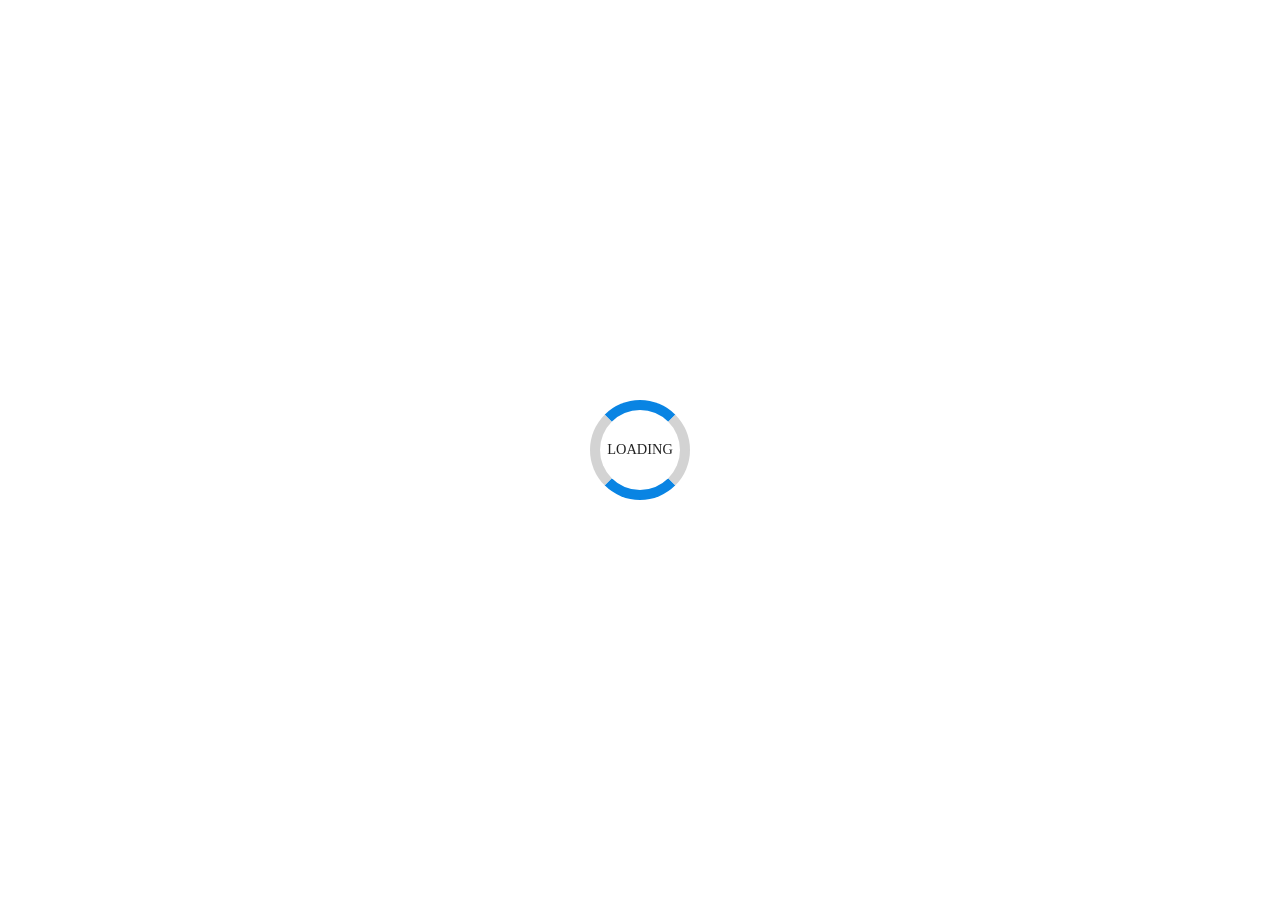
<file: animation/circle loading/index.html>
<!DOCTYPE html>
<html lang="ko">
<head>
    <meta charset="UTF-8">
    <meta http-equiv="X-UA-Compatible" content="IE=edge">
    <meta name="viewport" content="width=device-width, initial-scale=1.0">
    <link rel="stylesheet" href="sytle.css">
    <title>Circle Loading</title>
</head>
<body>
    <div class="loading">
        <span>loading</span>
        <div class="circle"></div>
    </div>
</body>
</html>
</file>
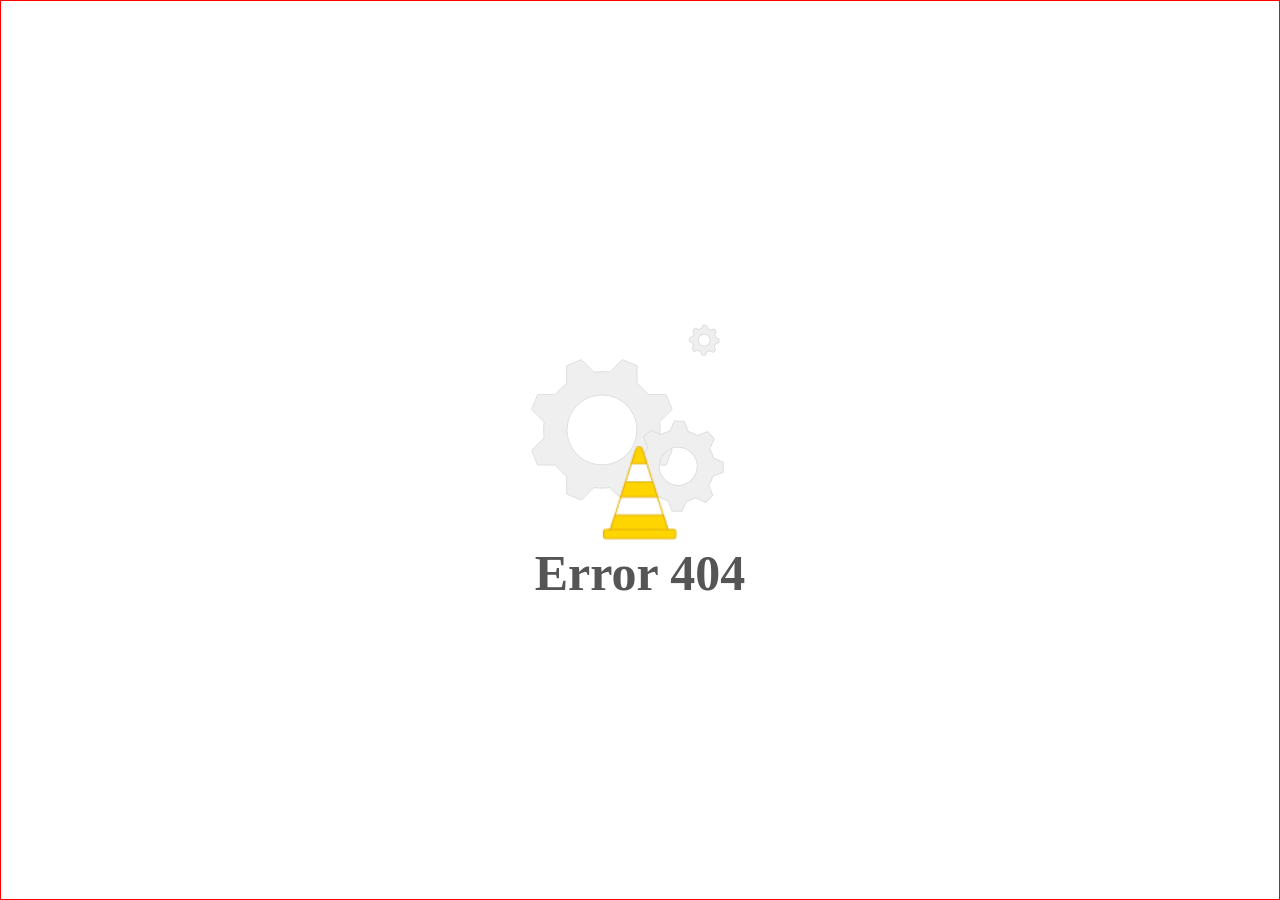
<file: animation/gear-animation/index.html>
<!DOCTYPE html>
<html lang="ko">
<head>
    <meta charset="UTF-8">
    <meta http-equiv="X-UA-Compatible" content="IE=edge">
    <meta name="viewport" content="width=device-width, initial-scale=1.0">
    <title>Gear</title>
    <link rel="stylesheet" href="style.css">
</head>
<body>
    <div class="container">
        <div class="icons">
            <div class="icon gear-large">
                <img src="images/icon-gear-large.png">
            </div>
            <div class="icon gear-middle">
                <img src="images/icon-gear-middle.png">
            </div>
            <div class="icon gear-small">
                <img src="images/icon-gear-small.png">
            </div>
            <div class="icon cone">
                <img src="images/icon-cone.png">
            </div>
            <h1 class="error">
                Error 404
            </h1>
        </div>
    </div>
</body>
</html>
</file>
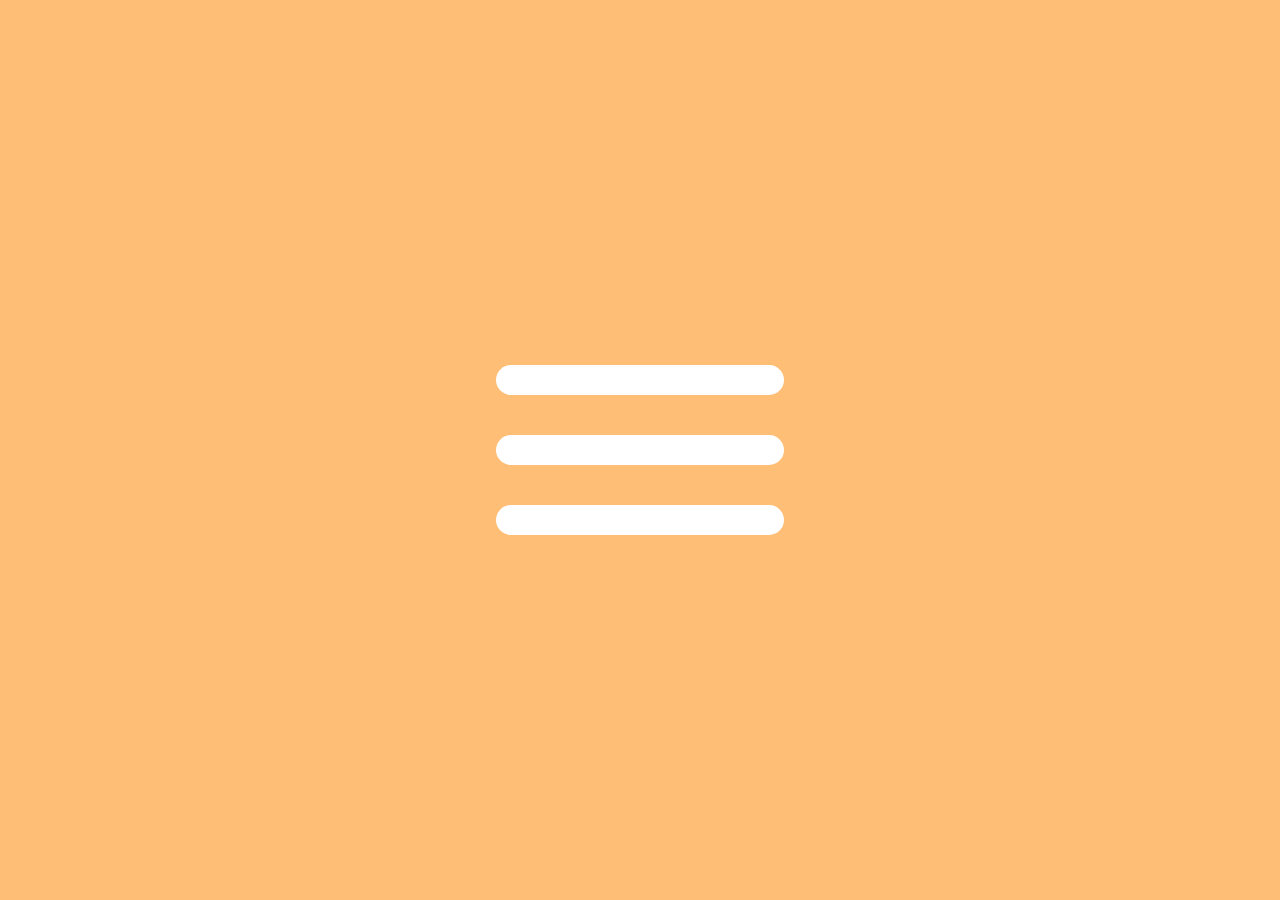
<file: animation/hamburger animation/index.html>
<!DOCTYPE html>
<html lang="ko">
<head>
    <meta charset="UTF-8">
    <meta http-equiv="X-UA-Compatible" content="IE=edge">
    <meta name="viewport" content="width=device-width, initial-scale=1.0">
    <title>Hamburger Animation</title>
    <!-- jQuery CDN -->
    <script src="https://code.jquery.com/jquery-3.5.1.min.js"></script>
    <link rel="stylesheet" href="style.css">
</head>
<body>
    <button class="hamburger-inner">
        <span class="bar top"></span>
        <span class="bar middle"></span>
        <span class="bar bottom"></span>
    </button>

    <script>
        $('.hamburger-inner').click(function(){
            if($(this).children('span').hasClass('in')){
                $(this).children('span').removeClass('in');
                $(this).children('span').addClass('out');
            } else {
                $(this).children('span').addClass('in')
                $(this).children('span').removeClass('out');
            }
        })
    </script>
</body>
</html>
</file>
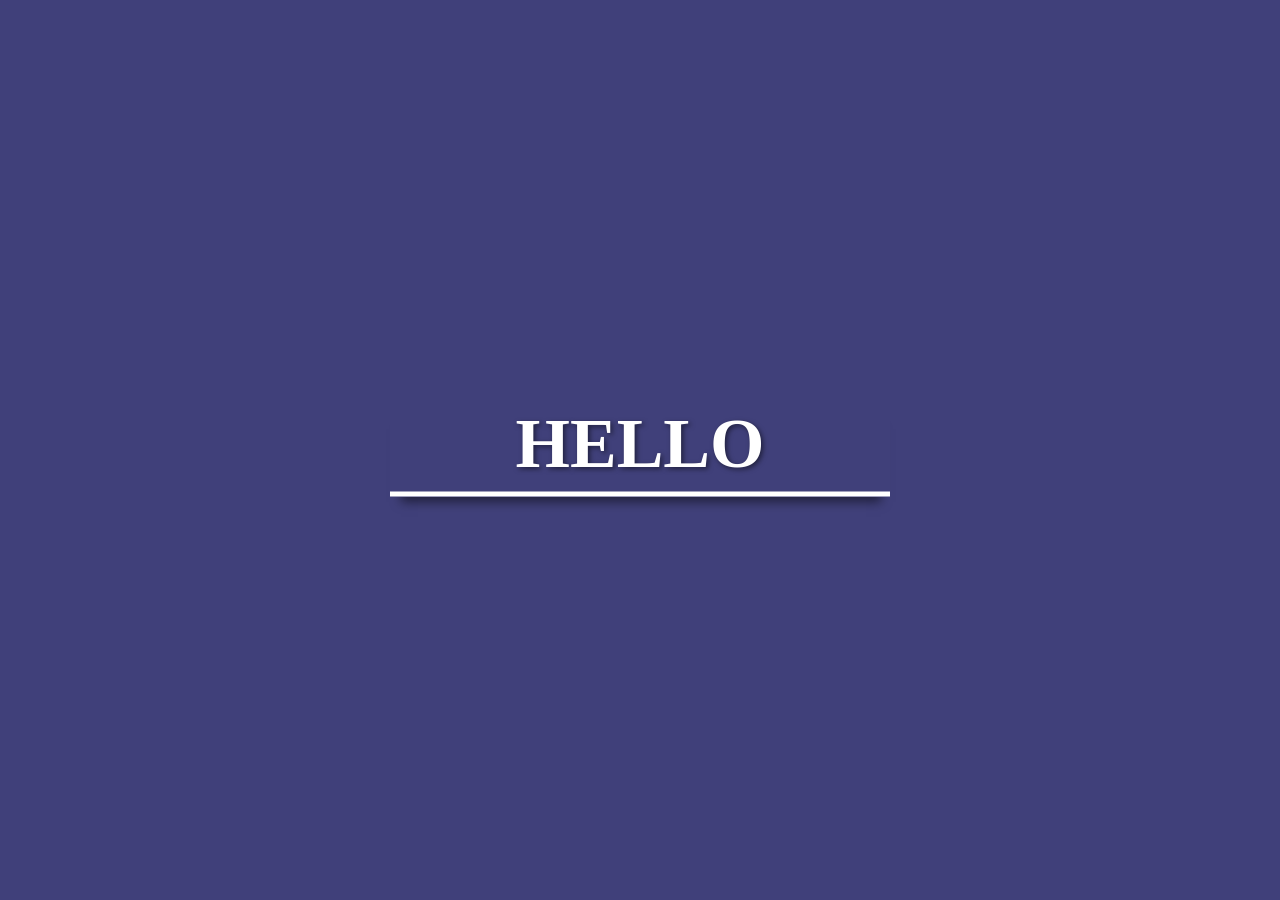
<file: animation/text reveal animation/index.html>
<!DOCTYPE html>
<html lang="ko">
<head>
    <meta charset="UTF-8">
    <meta http-equiv="X-UA-Compatible" content="IE=edge">
    <meta name="viewport" content="width=device-width, initial-scale=1.0">
    <title>Text Reveal Animation</title>
    <link rel="stylesheet" href="style.css">
</head>
<body>
    <div class="container">
        <h1>hello world</h1>
    </div>
</body>
</html>
</file>
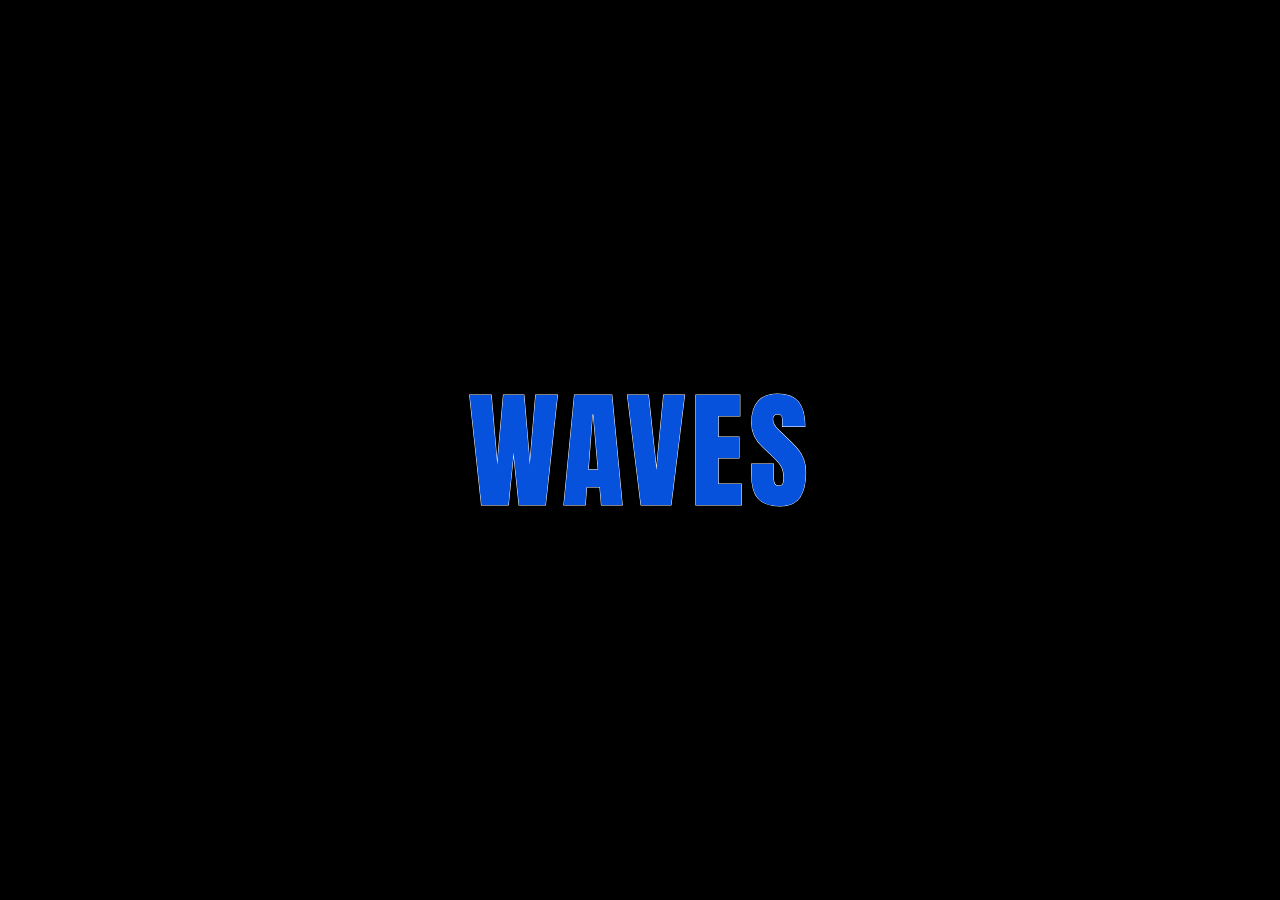
<file: animation/wave text/index.html>
<!DOCTYPE html>
<html lang="ko">
<head>
    <meta charset="UTF-8">
    <meta http-equiv="X-UA-Compatible" content="IE=edge">
    <meta name="viewport" content="width=device-width, initial-scale=1.0">
    <title>Wave Text Animation</title>
    <link rel="stylesheet" href="style.css">
</head>
<body>
    <div class="container">
        <h1>WAVES</h1>
        <h1>WAVES</h1>
    </div>
</body>
</html>
</file>
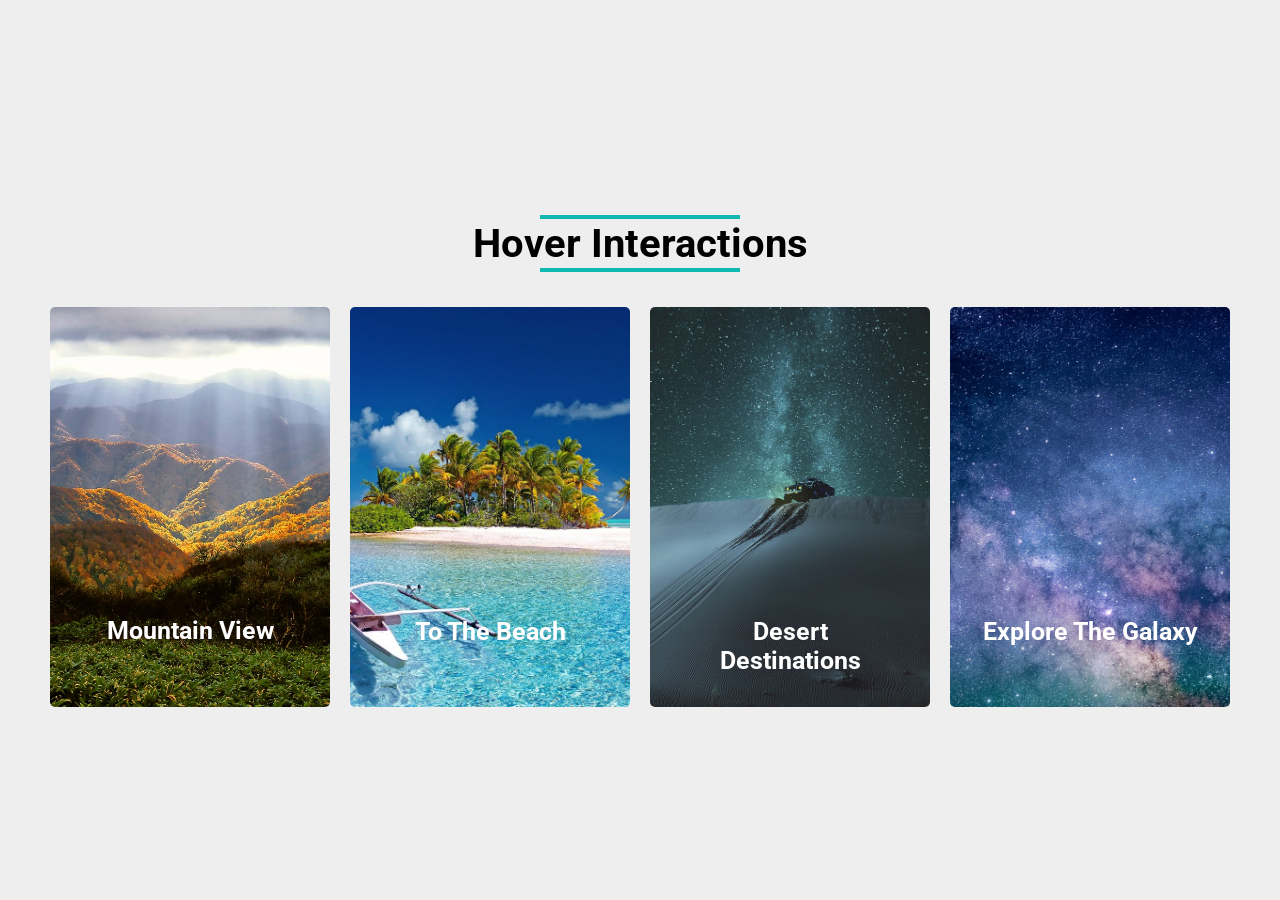
<file: card UI/Card Hover/index.html>
<!DOCTYPE html>
<html lang="ko">
<head>
    <meta charset="UTF-8">
    <meta http-equiv="X-UA-Compatible" content="IE=edge">
    <meta name="viewport" content="width=device-width, initial-scale=1.0">
    <title>Card Hover</title>
    <link rel="stylesheet" href="style.css">
</head>
<body>
    <div class="container">
        <h1 class="heading">Hover Interactions</h1>
        <div class="card-inner">
            <div class="card">
                <img src="images/card-01.jpg">
                <div class="card-caption">
                    <span>Mountain View</span>
                    <p>
                        Check out all of these gorgeous mountain trips with beautiful views of, you guessed it, the mountains
                    </p>
                    <a href="#none">View Trip</a>
                </div>
            </div>
            <div class="card">
                <img src="images/card-02.jpg">
                <div class="card-caption">
                    <span>To The Beach</span>
                    <p>
                        Plan your next beach trip with these fabulous destinations
                    </p>
                    <a href="#none">View Trip</a>
                </div>
            </div>
            <div class="card">
                <img src="images/card-03.jpg">
                <div class="card-caption">
                    <span>Desert Destinations</span>
                    <p>
                        It's the desert you've always dreamed of
                    </p>
                    <a href="#none">Book Now</a>
                </div>
            </div>
            <div class="card">
                <img src="images/card-04.jpg">
                <div class="card-caption">
                    <span>Explore The Galaxy</span>
                    <p>
                        Seriously, straight up, just blast off into outer space today
                    </p>
                    <a href="#none">Book Now</a>
                </div>
            </div>
        </div>
    </div>
</body>
</html>
</file>
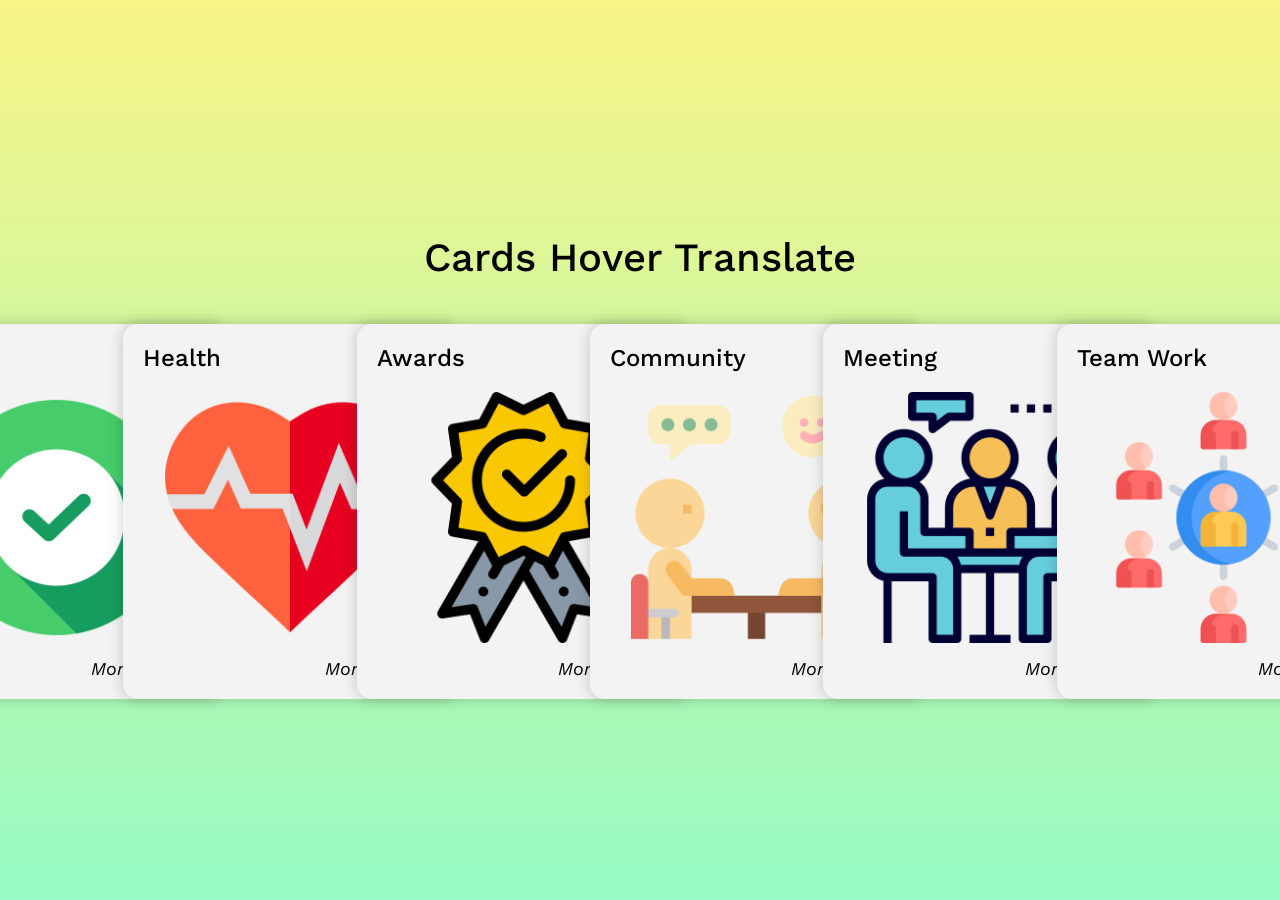
<file: card UI/Cards Hover Translate/index.html>
<!DOCTYPE html>
<html lang="ko">
<head>
    <meta charset="UTF-8">
    <meta http-equiv="X-UA-Compatible" content="IE=edge">
    <meta name="viewport" content="width=device-width, initial-scale=1.0">
    <title>Cards Hover Translate</title>
    <link rel="stylesheet" href="style.css">
</head>
<body>
    <div class="container">
        <h2 class="heading">Cards Hover Translate</h2>
        <div class="card-inner">
            <div class="card" tabindex="0">
                <h2>Verified</h2>
                <div class="image">
                    <img src="images/card-01.png">
                </div>
                <a href="#none">More info >>></a>
            </div>
            <div class="card" tabindex="0">
                <h2>Health</h2>
                <div class="image">
                    <img src="images/card-02.png">
                </div>
                <a href="#none">More info >>></a>
            </div>
            <div class="card" tabindex="0">
                <h2>Awards</h2>
                <div class="image">
                    <img src="images/card-03.png">
                </div>
                <a href="#none">More info >>></a>
            </div>
            <div class="card" tabindex="0">
                <h2>Community</h2>
                <div class="image">
                    <img src="images/card-04.png">
                </div>
                <a href="#none">More info >>></a>
            </div>
            <div class="card" tabindex="0">
                <h2>Meeting</h2>
                <div class="image">
                    <img src="images/card-05.png">
                </div>
                <a href="#none">More info >>></a>
            </div>
            <div class="card" tabindex="0">
                <h2>Team Work</h2>
                <div class="image">
                    <img src="images/card-06.png">
                </div>
                <a href="#none">More info >>></a>
            </div>
        </div>
    </div>
</body>
</html>
</file>
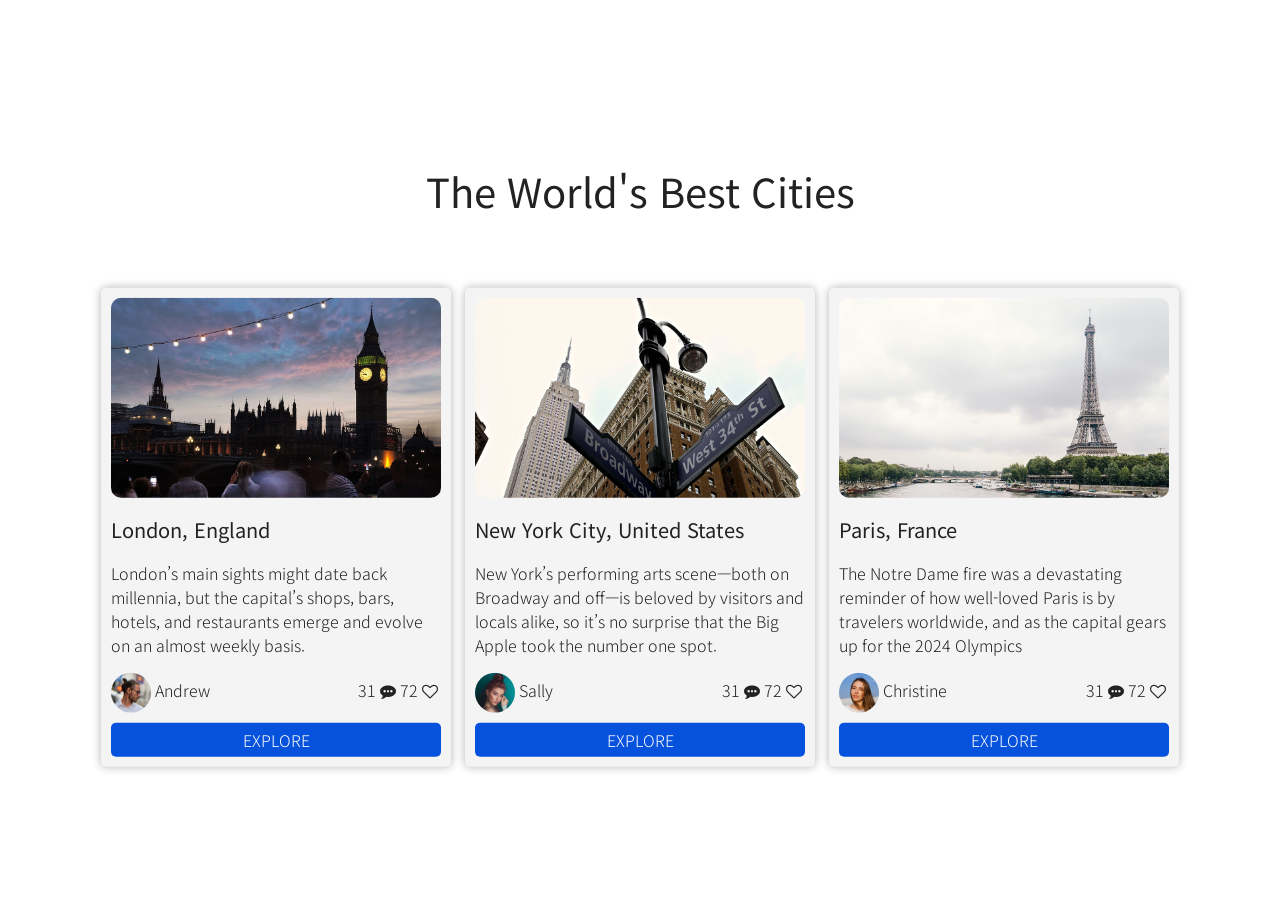
<file: card UI/Flex Grid 카드/index.html>
<!DOCTYPE html>
<html lang="ko">
<head>
    <meta charset="UTF-8">
    <meta http-equiv="X-UA-Compatible" content="IE=edge">
    <meta name="viewport" content="width=device-width, initial-scale=1.0">
    <link rel="stylesheet" href="style.css">
    <title>Document</title>
</head>
<body>
    <section>
        <div class="inner">
            <h2 class="heading">The World's Best Cities</h2>
            <div class="items">
                <div class="item">
                    <div class="photo">
                        <img src="images/best-city-01.jpg" alt="">
                    </div>
                    <div class="detail">
                        <h2>London, England</h2>
                        <p>
                            London’s main sights might date back millennia, but the capital’s shops, bars, hotels, and restaurants emerge and evolve on an almost weekly basis.
                        </p>
                        <div class="user-info">
                            <span class="user">
                                <img src="images/client-01.jpg" alt=""> Andrew
                            </span>
                            <span class="comment">
                                31 <i class="fa fa-commenting"></i> 72 <i class="fa fa-heart-o"></i>
                            </span>
                        </div>
                    </div>
                    <a class="btn" href="#none">Explore</a>
                </div>
                <div class="item">
                    <div class="photo">
                        <img src="images/best-city-02.jpg" alt="">
                    </div>
                    <div class="detail">
                        <h2>New York City, United States</h2>
                        <p>
                            New York’s performing arts scene—both on Broadway and off—is beloved by visitors and locals alike, so it’s no surprise that the Big Apple took the number one spot.
                        </p>
                        <div class="user-info">
                            <span class="user">
                                <img src="images/client-02.jpg" alt=""> Sally
                            </span>
                            <span class="comment">
                                31 <i class="fa fa-commenting"></i> 72 <i class="fa fa-heart-o"></i>
                            </span>
                        </div>
                    </div>
                    <a class="btn" href="#none">Explore</a>
                </div>
                <div class="item">
                    <div class="photo">
                        <img src="images/best-city-03.jpg" alt="">
                    </div>
                    <div class="detail">
                        <h2>Paris, France</h2>
                        <p>
                            The Notre Dame fire was a devastating reminder of how well-loved Paris is by travelers worldwide, and as the capital gears up for the 2024 Olympics
                        </p>
                        <div class="user-info">
                            <span class="user">
                                <img src="images/client-03.jpg" alt=""> Christine
                            </span>
                            <span class="comment">
                                31 <i class="fa fa-commenting"></i> 72 <i class="fa fa-heart-o"></i>
                            </span>
                        </div>
                    </div>
                    <a class="btn" href="#none">Explore</a>
                </div>
            </div>
        </div>
    </section>
</body>
</html>
</file>
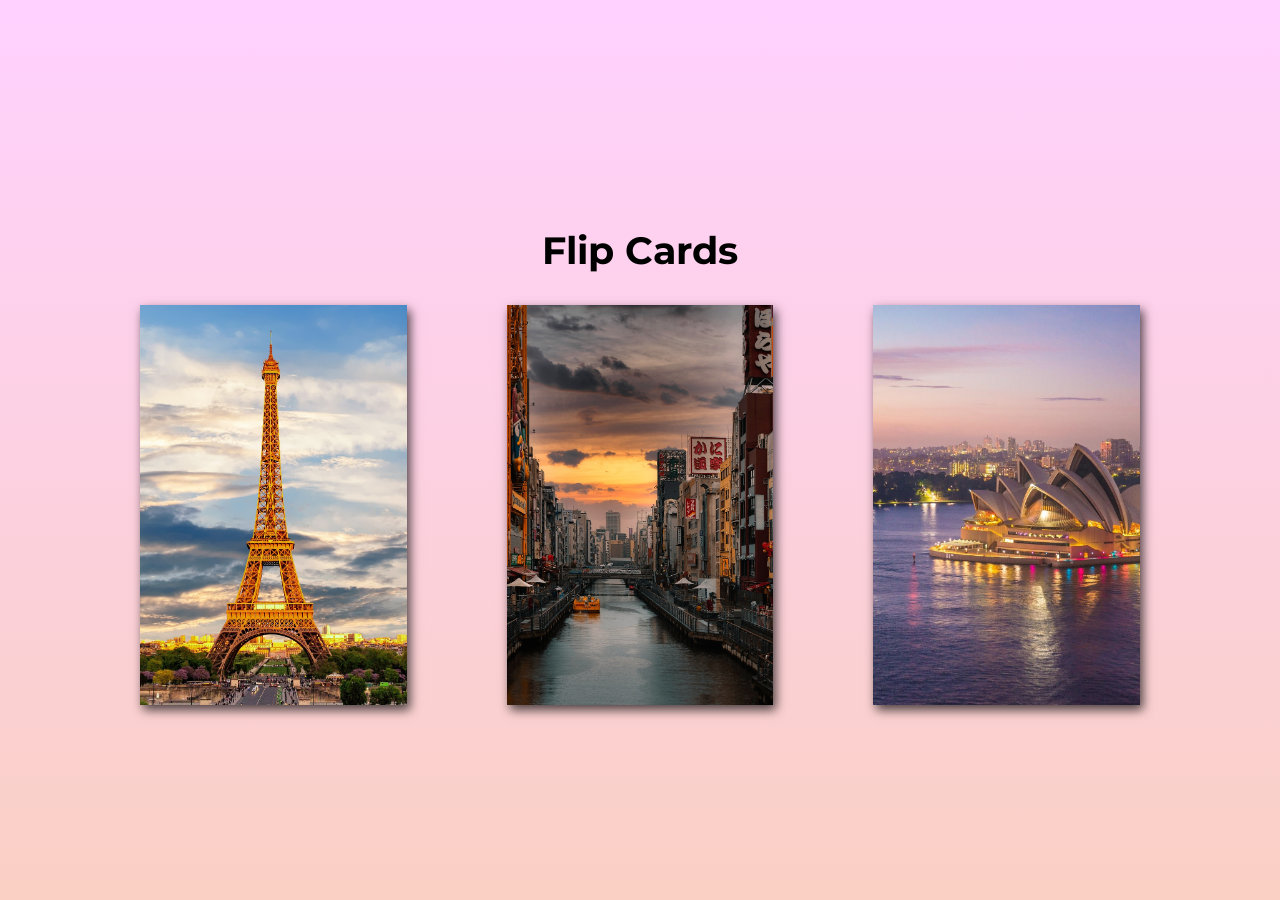
<file: card UI/Flip Card/index.html>
<!DOCTYPE html>
<html lang="ko">
<head>
    <meta charset="UTF-8">
    <meta http-equiv="X-UA-Compatible" content="IE=edge">
    <meta name="viewport" content="width=device-width, initial-scale=1.0">
    <title>Flip Card</title>
    <link rel="stylesheet" href="style.css">
</head>
<body>
    <div class="container">
        <h2 class="heading">Flip Cards</h2>
        <div class="cards">
            <div class="card">
                <div class="front">
                    <img src="images/card-01.jpg">
                </div>
                <div class="back">
                    <img src="images/card-01.jpg">
                    <div class="card-caption">
                        <h3>Paris</h3>
                        <p>
                            Paris is the capital and most populous city of France, Paris is a major railway, highway, and air-transport hub served by two international airports.
                        </p>
                    </div>
                </div>
            </div>
            <div class="card">
                <div class="front">
                    <img src="images/card-02.jpg">
                </div>
                <div class="back">
                    <img src="images/card-02.jpg">
                    <div class="card-caption">
                        <h3>Osaka</h3>
                        <p>
                            Osaka is a designated city. Osaka is a major financial center of Japan, and it is recognized as one of the most multicultural and cosmopolitan cities in Japan.
                        </p>
                    </div>
                </div>
            </div>
            <div class="card">
                <div class="front">
                    <img src="images/card-03.jpg">
                </div>
                <div class="back">
                    <img src="images/card-03.jpg">
                    <div class="card-caption">
                        <h3>Sydney</h3>
                        <p>
                            Sydney is the capital city of the state of New South Wales.<br>Despite being one of the most expensive cities in the world, Sydney frequently ranks in the top ten most liveable cities in the world.
                        </p>
                    </div>
                </div>
            </div>
        </div>
    </div>
</body>
</html>
</file>
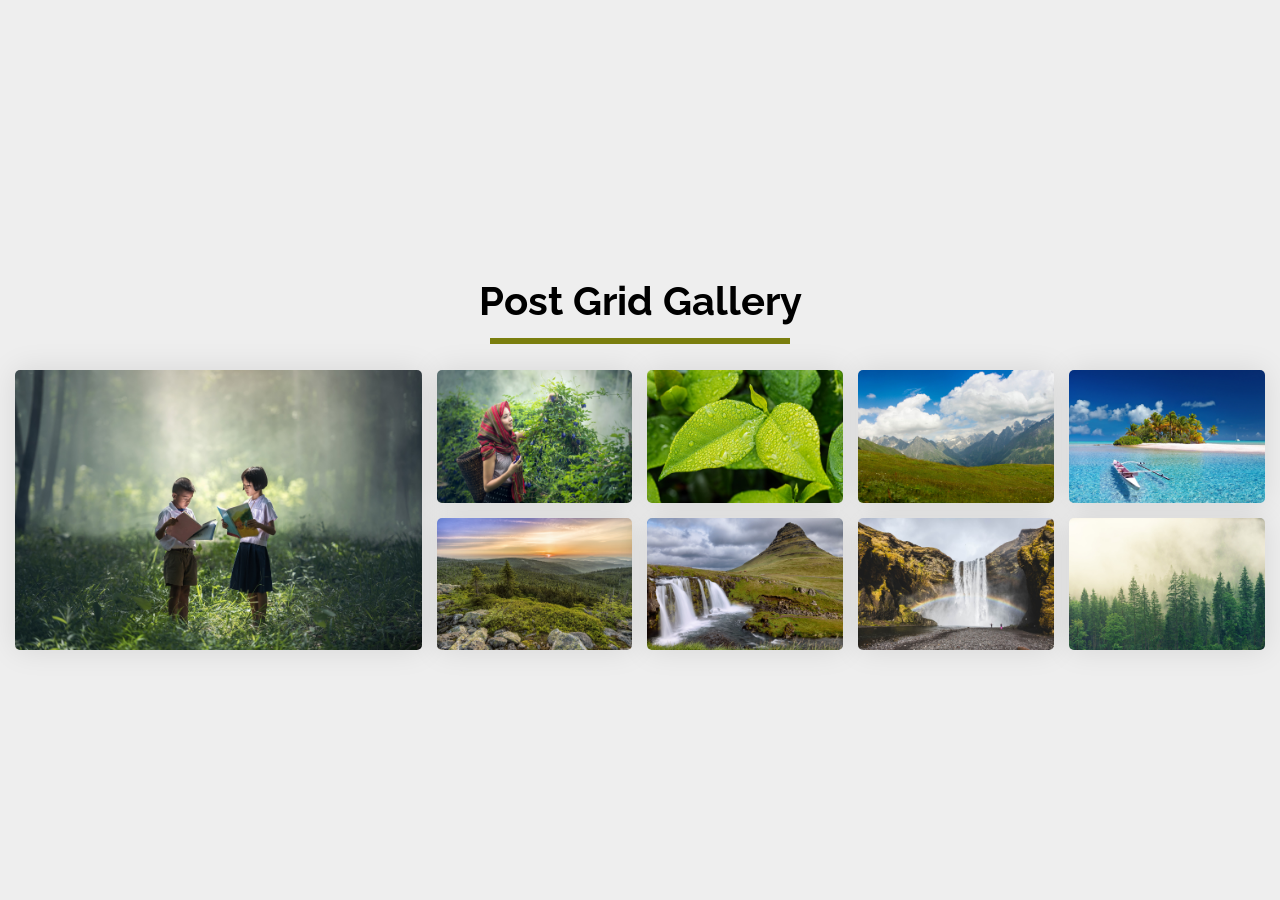
<file: card UI/Grid card UI/index.html>
<!DOCTYPE html>
<html lang="ko">
<head>
    <meta charset="UTF-8">
    <meta http-equiv="X-UA-Compatible" content="IE=edge">
    <meta name="viewport" content="width=device-width, initial-scale=1.0">
    <title>반응형 Grid Card UI</title>
    <link rel="stylesheet" href="style.css">
</head>
<body>
    <div class="container">
        <h1 class="heading">Post Grid Gallery</h1>
        <section>
            <div class="focus">
                <a href="#none"><img src="images/post01.jpg"></a>
                <i class="fa fa-plus-circle"></i>
                <span>Post Caption</span>
            </div>
            <div>
                <a href="#none"><img src="images/post02.jpg"></a>
                <i class="fa fa-plus-circle"></i>
                <span>Post Caption</span>
            </div>
            <div>
                <a href="#none"><img src="images/post03.jpg"></a>
                <i class="fa fa-plus-circle"></i>
                <span>Post Caption</span>
            </div>
            <div>
                <a href="#none"><img src="images/post04.jpg"></a>
                <i class="fa fa-plus-circle"></i>
                <span>Post Caption</span>
            </div>
            <div>
                <a href="#none"><img src="images/post05.jpg"></a>
                <i class="fa fa-plus-circle"></i>
                <span>Post Caption</span>
            </div>
            <div>
                <a href="#none"><img src="images/post06.jpg"></a>
                <i class="fa fa-plus-circle"></i>
                <span>Post Caption</span>
            </div>
            <div>
                <a href="#none"><img src="images/post07.jpg"></a>
                <i class="fa fa-plus-circle"></i>
                <span>Post Caption</span>
            </div>
            <div>
                <a href="#none"><img src="images/post08.jpg"></a>
                <i class="fa fa-plus-circle"></i>
                <span>Post Caption</span>
            </div>
            <div>
                <a href="#none"><img src="images/post09.jpg"></a>
                <i class="fa fa-plus-circle"></i>
                <span>Post Caption</span>
            </div>
        </section>
    </div>
</body>
</html>
</file>
<file: animation/circle loading/sytle.css>
body {
    margin: 0;
    color: #222;
    /* Flex & Grid Centering */
    display: grid;
    justify-content: center;
    align-items: center;
    height: 100vh;
}
.loading {
    /* border: 1px solid #000; */
    width: 100px;
    height: 100px;
    position: relative;
}
.loading span {
    font-size: 18px;
    text-transform: uppercase;
    position: absolute;
    top: 50%;
    left: 50%;
    transform: translate(-50%, -50%) scale(0.8);
    animation: text .7s linear infinite;
}
.circle {
    border: 10px solid #0984e3;
    width: inherit;
    height: inherit;
    box-sizing: border-box;
    border-radius: 50%;
    border-right-color: lightgray;
    border-left-color: lightgray;
    animation: circle .7s linear infinite;
}
@keyframes text {
    0% {
        opacity: 0;
    }
    50% {
        opacity: 1;
    }
    100% {
        opacity: 0;
    }
}
@keyframes circle {
    0% {
        transform: rotate(0);
    }
    100% {
        transform: rotate(360deg);
    }
}
</file>
<file: animation/gear-animation/style.css>
* {
    box-sizing: border-box;
}
body {
    margin: 0;
}
.container {
    display: flex;
    justify-content: center;
    align-items: center;
    height: 100vh;
}
.icons {
    width: 100%;
    height: 100vh;
    bordeR: 1px solid red;
    position: relative;
}
.icon {
    position: absolute;
    top: 50%;
    left: 50%;
    transform: translate(-50%, -50%);
}
.icon.gear-large {
    top: 48%;
    left: 47%;
    animation: gear-roll 5s linear infinite;
}
.icon.gear-middle {
    top: 52%;
    left: 53%;
    animation: gear-reverse-roll 5s linear infinite;
}
.icon.gear-small {
    top: 38%;
    left: 55%;
    animation: gear-roll 4s linear infinite;
}
.icon.cone {
    top: 55%;
}
.icon.cone img {
    transform: scale(1.3);
}
.error {
    position: absolute;
    color: #555;
    top: 60%;
    left: 50%;
    transform: translate(-50%, -50%);
    font-size: 50px;
}

@keyframes gear-roll {
    0% {
        transform: translate(-50%, -50%) rotate(0);
    }
    100% {
        transform: translate(-50%, -50%) rotate(1turn);
    }
}
@keyframes gear-reverse-roll {
    0% {
        transform: translate(-50%, -50%) rotate(0);
    }
    100% {
        transform: translate(-50%, -50%) rotate(-1turn);
    }
}
</file>
<file: animation/hamburger animation/style.css>
* {
    box-sizing: border-box;
}
body {
    margin: 0;
    background-color: #ffbe76;
    display: flex;
    justify-content: center;
    align-items: center;
    height: 100vh;
}
.hamburger-inner {
    display: inline-block;
    border: none;
    outline: none;
    background-color: transparent;
    width: 300px;
    height: 180px;
    cursor: pointer;
}
.bar {
    display: block;
    width: 100%;
    height: 30px;
    background-color: #fff;
    border-radius: 30px;
    left: 0;
}
.bar + .bar {
    margin-top: 40px;
}
.top.in {
    animation: bar-top-animation-in 0.7s cubic-bezier(.8, -0.49, .36, 1) forwards;
}
.middle.in {
    animation: bar-middle-animation-in 0.7s cubic-bezier(.8, -0.49, .36, 1) forwards;
}
.bottom.in {
    animation: bar-bottom-animation-in 0.7s cubic-bezier(.8, -0.49, .36, 1) forwards;
}

/* In Animations */
@keyframes bar-top-animation-in {
    0% {
        transform: translateY(0px) rotate(0deg);
    }
    40% {
        transform: translateY(70px) rotate(0deg);
    }
    65% {
        transform: translateY(70px) rotate(0deg);
    }
    100% {
        transform: translateY(70px) rotate(45deg);
    }
}
@keyframes bar-middle-animation-in {
    60% {
        opacity: 1;
    }
    70% {
        opacity: 0;
    }
    100% {
        opacity: 0;
    }
}
@keyframes bar-bottom-animation-in {
    0% {
        transform: translateY(0) rotate(0deg);
    }
    40% {
        transform: translateY(-70px) rotate(0deg);
    }
    75% {
        transform: translateY(-70px) rotate(0deg);
    }
    100% {
        transform: translateY(-70px) rotate(-45deg);
    }
}

/* Out Animations */
.top.out {
    animation: bar-top-animation-out 0.7s cubic-bezier(.8, -0.49, .36, 1) forwards;
}
.middle.out {
    animation: bar-middle-animation-out 0.7s cubic-bezier(.8, -0.49, .36, 1) forwards;
}
.bottom.out {
    animation: bar-bottom-animation-out 0.7s cubic-bezier(.8, -0.49, .36, 1) forwards;
}

@keyframes bar-top-animation-out {
    0% {
    transform: translateY(70px) rotate(45deg);
    }
    40% {
    transform: translateY(70px) rotate(0deg);
    }
    75% {
    transform: translateY(70px) rotate(0deg);
    }
    100% {
    transform: translateY(0) rotate(0deg);
    }
}@keyframes bar-middle-animation-out {
    0% {
        opacity: 0;
    }
    50% {
        opacity: 0;
    }
    100% {
        opacity: 1;
    }
}
@keyframes bar-bottom-animation-out {
    0% {
        transform: translateY(-70px) rotate(-45deg);
    }
    40% {
        transform: translateY(-70px) rotate(0deg);
    }
    75% {
        transform: translateY(-70px) rotate(0deg);
    }
    100% {
        transform: translateY(0) rotate(0deg);
    }
}
</file>
<file: animation/text reveal animation/style.css>
/* Google Web Font */
@import url('https://fonts.googleapis.com/css2?family=Tilt+Warp&display=swap');

body {
    margin: 0;
    background-color: #40407a;
}
.container {
    position: absolute;
    top: 50%;
    left: 50%;
    transform: translate(-50%, -50%);
    text-align: center;
    border-bottom: 5px solid #fff;
    box-shadow: 1px 15px 10px -10px rgba(0, 0, 0, 0.5);
    animation: reveal 2s linear forwards;
    overflow: hidden;
    padding-bottom: 8px;
}
h1 {
    margin: 0;
    color: #fff;
    font-size: 70px;
    text-shadow: 2px 2px 5px rgba(0, 0, 0, 0.5);
    text-transform: uppercase;
    user-select: none;
}
@keyframes reveal {
    0% {
        width: 0px;
        height: 0px;
    }
    30% {
        width: 200px;
        height: 0px;
    }
    60% {
        width: 500px;
        height: 0px;
    }
    80% {
        width: 500px;
        height: 80px;
    }
    100% {
        width: 500px;
        height: 80px;
    }
}
</file>
<file: animation/wave text/style.css>
/* Google Font */
@import url('https://fonts.googleapis.com/css2?family=Anton&display=swap');

body {
    margin: 0;
    font-family: 'Anton', sans-serif;
    display: flex;
    justify-content: center;
    align-items: center;
    height: 100vh;
    background-color: black;
}
.container {
    position: relative;
}
h1 {
    position: absolute;
    color: #fff;
    font-size: 8em;
    top: 50%;
    left: 50%;
    transform: translate(-50%, -50%);
    letter-spacing: 5px;
    margin: 0;
    font-weight: normal;
    user-select: none;
}
h1:nth-child(1) {
    color: transparent;
    -webkit-text-stroke: 1px #fff;
}
h1:nth-child(2) {
    color: #0652DD;
    animation: wave 4s ease-in-out infinite;
}
@keyframes wave {
    0%, 100% {
        clip-path: polygon(0 48%, 19% 46%, 33% 53%, 47% 59%, 65% 64%, 85% 61%, 100% 56%, 100% 100%, 0% 100%);
    }
    50% {
        clip-path: polygon(0 64%, 18% 69%, 34% 70%, 53% 65%, 69% 60%, 84% 53%, 100% 50%, 100% 100%, 0% 100%);
    }
}
</file>
<file: card UI/Card Hover/style.css>
@import url('https://fonts.googleapis.com/css2?family=Roboto:wght@400;500;700&display=swap');
@import url('https://fonts.googleapis.com/css2?family=Edu+NSW+ACT+Foundation&display=swap');

* {
    box-sizing: border-box;
}
body {
    margin: 0;
    font-family: 'Roboto', sans-serif;
    background-color: #eee;
}
a {
    text-decoration: none;
    color: #000;
}

/* Card Inner */
.container {
    width: 60%;
    height: 100vh;
    margin: auto;
    display: grid;
    align-content: center;
    justify-content: center;
}
.heading {
    margin-bottom: 40px;
    text-align: center;
    font-size: 40px;
    position: relative;
}
.heading::before,
.heading::after {
    content: '';
    position:absolute;
    width: 200px;
    height: 4px;
    background-color: #0fb9b1;
    left: 50%;
    transform: translateX(-50%);
}
.heading::before {
    top: -5px;
}
.heading::after {
    bottom: -5px;
}
.card-inner {
    display: grid;
    grid-template-columns: repeat(4, 280px);
    grid-gap: 20px;
}
.card {
    height: 400px;
    position: relative;
    overflow: hidden;
    border-radius: 5px;
}
.card::before {
    content: '';
    position: absolute;
    width: 100%;
    height: 100%;
    top: 0;
    left: 0;
    transition: .6s;
    z-index: 1;
}
.card:hover::before {
    background-color: rgba(0, 0, 0, 0.4);
}
.card img {
    width: 100%;
    height: inherit;
    object-fit: cover;
    transition: .6s;
}
.card:hover img {
    transform: scale(1.1);
}
.card-caption {
    position: absolute;
    bottom: -40%;
    left: 0;
    color: #fff;
    width: 100%;
    min-height: 250px;
    text-align: center;
    padding: 0 30px;
    transition: .5s;
    z-index: 10;
}
.card-caption span {
    font-size: 25px;
    font-weight: 700;
}
.card-caption p {
    font-family: 'Edu NSW ACT Foundation', cursive;
    font-size: 22px;
    line-height: 1.5em;
}
.card-caption a {
    display: inline-block;
    color: #fff;
    background-color: #000;
    font-size: 14px;
    padding: 10px 30px;
    margin-top: 10px;
}
.card-caption p,
.card-caption a {
    opacity: 0;
    visibility: hidden;
    transition: .5s;
}
.card:hover .card-caption {
    bottom: 10%;
}
.card:hover .card-caption p,
.card:hover .card-caption a {
    opacity: 1;
    visibility: visible;
}
.card-caption a:hover {
    background-color: #fff;
    color: #000;
}


/* Mobile Breakpoint */
@media (max-width: 767px) {
    .container {
        width: 100%;
        align-content: start;
    }
    .heading {
        width: 100%;
    }
    .card-inner {
        grid-template-columns: repeat(1, 1fr);
        padding: 20px;
    }
    .card::before {
        background-color: rgba(0, 0, 0, 0.4);
    }
    .card:hover img {
        transform: scale(1);
    }
    .card-caption {
        bottom: 10%;
    }
    .card-caption p,
    .card-caption a {
        opacity: 1;
        visibility: visible;
    }
}

/* Table Breakpoint */
@media (min-width: 768px) and (max-width: 1024px) {
    .container {
        width: 100%;
        align-content: start;
    }
    .heading {
        width: 100%;
    }
    .card-inner {
        grid-template-columns: repeat(2, 1fr);
        padding: 20px;
    }
    .card::before {
        background-color: rgba(0, 0, 0, 0.4);
    }
    .card:hover img {
        transform: scale(1);
    }
    .card-caption {
        bottom: 10%;
    }
    .card-caption p,
    .card-caption a {
        opacity: 1;
        visibility: visible;
    }
}
</file>
<file: card UI/Cards Hover Translate/style.css>
/* Google Font */
@import url('https://fonts.googleapis.com/css2?family=Work+Sans:ital,wght@0,300;0,400;0,500;1,300;1,400&display=swap');

* {
    box-sizing: border-box;
    font-family: 'Work Sans', sans-serif;
}
body {
    margin: 0;
    background-image: linear-gradient(to top, #96fbc4 0%, #f9f586 100%);
}
a {
    text-decoration: none;
    color: #000;
}
/* Card */
.container {
    display: flex;
    flex-direction: column;
    justify-content: center;
    align-items: center;
    height: 100vh;
}
.heading {
    font-size: 40px;
    font-weight: 500;
}
.card-inner {
    width: 1500px;
    display: flex;
    margin-top: 10px;
}
.card {
    flex: 1;
    padding: 20px 10px;
    background-color: #f3f3f3;
    border-radius: 15px;
    box-shadow: 0 0 15px 0px rgba(0, 0, 0, 0.2);
    transition: .3s ease-in-out;
}
.card:not(:first-child) {
    margin-left: -100px;
}
.card:hover,
.card:focus {
    transform: translateY(-20px);
    background-color: #fff;
}
.card:hover ~ .card,
.card:focus ~ .card {
    transform: translateX(110px);
}
.card h2 {
    margin: 0 0 20px 10px;
    font-weight: 500;
}
.image img {
    width: 80%;
    display: block;
    margin: 0 auto;
}
.card a {
    float: right;
    font-style: italic;
    margin-top: 15px;
    font-size: 18px;
}
.card a:hover {
    text-decoration: underline;
}
</file>
<file: card UI/Flip Card/style.css>
/* Google Font */
@import url('https://fonts.googleapis.com/css2?family=Montserrat:wght@300;400;500&display=swap');


* {
    box-sizing: border-box;
}
body {
    margin: 0;
    font-family: 'Montserrat', sans-serif;
    background-image: linear-gradient(to top, #fad0c4 0%, #ffd1ff 100%);
}
a {
    text-decoration: none;
    color: #000;
}
/* Card */
.container {
    display: flex;
    flex-direction: column;
    justify-content: center;
    align-items: center;
    height: 100vh;
}
.heading {
    font-size: 38px;
}
.cards {
    width: 1000px;
    display: flex;
    justify-content: space-between;
    gap: 100px;
}
.card {
    flex: 1;
    height: 400px;
    position :relative;
    border-radius: 10px;
}
.card > div {
    width: 100%;
    height: 100%;
    position: absolute;
    display: flex;
    justify-content: center;
    align-items: center;
    color: #fff;
    backface-visibility: hidden;
    transition: .5s;
    box-shadow: 3px 5px 10px rgba(0, 0, 0, 0.7);
}
.card > div img {
    width: inherit;
    height: inherit;
    object-fit: cover;
}
.back {
    transform: rotateY(180deg);
    position: relative;
}
.back::before {
    content: '';
    position: absolute;
    width: 100%;
    height: 100%;
    background-color: rgba(0, 0, 0, 0.5);
}
.card-caption {
    position :absolute;
    top: 0;
    left: 0;
    width: 100%;
    height: 100%;
    display: flex;
    flex-direction: column;
    justify-content: center;
    align-items: center;
    text-align: center;
    padding: 10px 20px;
}
.card-caption h3 {
    font-size: 27px;
    margin: 0;
}
.card-caption p {
    line-height: 1.5em;
}
.card:hover .front {
    transform: rotateY(-180deg);
}
.card:hover .back {
    transform: rotateY(0);
}
</file>
<file: card UI/Flex Grid 카드/style.css>
@import url('https://stackpath.bootstrapcdn.com/font-awesome/4.7.0/css/font-awesome.min.css');
/* Google Web Fonts CDN */
@import url('https://fonts.googleapis.com/css?family=Noto+Sans+KR:300,400,500,700,900&display=swap');
body {
    margin: 0;
    font-family: 'Noto Sans KR', sans-serif;
    font-weight: 300;
    color: #222;
}
a {
    text-decoration: none;
    color: #222;
}
/* Best Cities UI */
section {
    position: relative;
    height: 100vh;
}
.inner {
    width: 1100px;
    position: absolute;
    top: 50%;
    left: 50%;
    transform: translate(-50%, -50%);
}
.heading {
    text-align: center;
    font-size: 40px;
    font-weight: 400;
    position: relative;
    padding-bottom: 30px;
}
.items {
    text-align: center;
}
.item {
    background-color: #f4f4f4;
    width: 350px;
    display: inline-block;
    margin: 5px;
    padding: 10px;
    box-sizing: border-box;
    text-align: left;
    border-radius: 5px;
    box-shadow: 0 0 10px rgba(0, 0, 0, 0.3);
}
.item h2 {
    font-size: 20px;
    font-weight: normal;
}
.item p {
    line-height: 1.5em;
}
/* photo part */
.photo {
    overflow: hidden;
    height: 200px;
    border-radius: 10px;
}
.photo img{
    width: 100%;
    transition: 0.5s;
}
.user img {
    width: 40px;
    border-radius: 50%;
}
.item:hover .photo img{
    transform: scale(1.1);
}
.user-info span {
    display: inline-block;
    width: 49%;
}
.user img {
    vertical-align: middle;
}
.comment {
    text-align: right;
}
.btn {
    background-color: #0652DD;
    color: white;
    display: block;
    text-transform: uppercase;
    padding: 5px;
    text-align: center;
    border-radius: 5px;
    margin-top: 10px;
    transition: .3s;
}
.btn:hover {
    background-color: #013ead;
}
</file>
<file: card UI/Grid card UI/style.css>
/* Google Web font */
@import url('https://fonts.googleapis.com/css2?family=Raleway:wght@400;500;600&display=swap');
/* Fontawesome */
@import url('https://stackpath.bootstrapcdn.com/font-awesome/4.7.0/css/font-awesome.min.css');

* {
    box-sizing: border-box;
}
body {
    margin: 0;
    font-family: 'Raleway', sans-serif;
    background-color: #eee;
}
/* Gallery */
.container {
    display: grid;
    height: 100vh;
    align-content: center;
    margin: 0 15px;
}
.heading {
    font-size: 40px;
    text-align: center;
    padding-bottom: 20px;
    position: relative;
}
.heading::after {
    content: '';
    position: absolute;
    left: 50%;
    bottom: 0;
    transform: translateX(-50%);
    width: 300px;
    height: 6px;
    background-color: #7A7E0E;
}
section {
    display: grid;
    grid-gap: 15px;
    grid-template-columns: repeat(6, 1fr);
}
section > div {
    border-radius: 5px;
    overflow: hidden;
    box-shadow: 0 0 30px rgba(0, 0, 0, 0.1);
    position: relative;
}
section > div img {
    width: 100%;
    height: 100%;
    display: block;
}
.focus {
    grid-area: 1 / 1 / 3 / 3;
}

/* Hover Effect */
section > div a:before {
    content: '';
    position: absolute;
    top: 0;
    left: 0;
    width: 100%;
    height: 100%;
    transition: .5s;
}
section > div:hover a:before {
    background-color: rgba(0, 0, 0, 0.4);
}
section div .fa {
    color: #fff;
    font-size: 30px;
    position: absolute;
    top: 50%;
    left: 50%;
    transform: translate(-50%, -50%) scale(0);
    transition: 0.3s;
}
section div:hover .fa {
    transform: translate(-50%, -50%) scale(1);
}
section div span {
    position: absolute;
    bottom: 0;
    width: 100%;
    text-align: center;
    color: #fff;
    font-weight: 500;
    transition: 0.5s;
    opacity: 0;
}
section div:hover span {
    bottom: 20px;
    opacity: 1;
}

/* Mobile Breakpoint */
@media (max-width: 767px) {
    .container {
        align-content: start;
    }
    .heading {
        text-align: center;
    }
    section {
        display: grid;
        grid-gap: 10px;
        grid-template-columns: 1fr 1fr;
    }
    .focus {
        grid-area: 1 / 1 / 2 / 3;
    }
}

/* Tablet Breakpoint */
@media (min-width: 768px) and (max-width: 1024px) {
    .container {
        align-content: start;
    }
    .heading {
        text-align: center;
    }
    section {
        grid-template-columns: repeat(3 , 1fr);
    }
}
</file>
